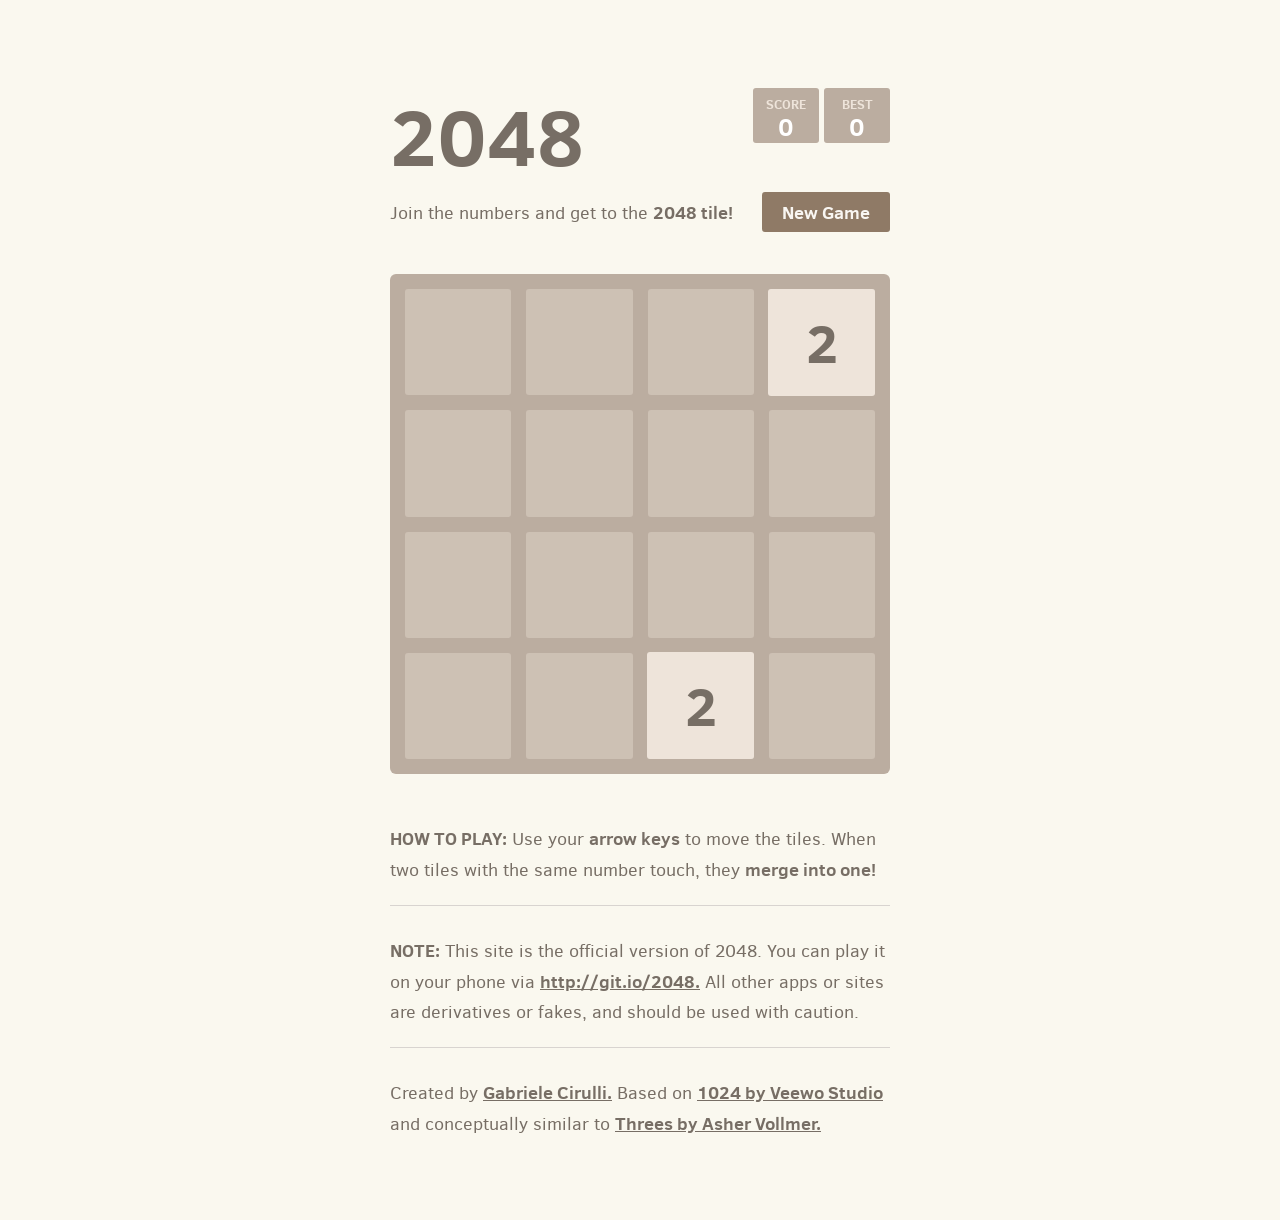
<file: games/2048/index.html>
<!DOCTYPE html>
<html>
<head>
  <meta charset="utf-8">
  <title>2048</title>

  <link href="style/main.css" rel="stylesheet" type="text/css">
  <link rel="shortcut icon" href="favicon.ico">
  <link rel="apple-touch-icon" href="meta/apple-touch-icon.png">
  <link rel="apple-touch-startup-image" href="meta/apple-touch-startup-image-640x1096.png" media="(device-width: 320px) and (device-height: 568px) and (-webkit-device-pixel-ratio: 2)"> <!-- iPhone 5+ -->
  <link rel="apple-touch-startup-image" href="meta/apple-touch-startup-image-640x920.png"  media="(device-width: 320px) and (device-height: 480px) and (-webkit-device-pixel-ratio: 2)"> <!-- iPhone, retina -->
  <meta name="apple-mobile-web-app-capable" content="yes">
  <meta name="apple-mobile-web-app-status-bar-style" content="black">

  <meta name="HandheldFriendly" content="True">
  <meta name="MobileOptimized" content="320">
  <meta name="viewport" content="width=device-width, target-densitydpi=160dpi, initial-scale=1.0, maximum-scale=1, user-scalable=no, minimal-ui">
</head>
<body>
  <div class="container">
    <div class="heading">
      <h1 class="title">2048</h1>
      <div class="scores-container">
        <div class="score-container">0</div>
        <div class="best-container">0</div>
      </div>
    </div>

    <div class="above-game">
      <p class="game-intro">Join the numbers and get to the <strong>2048 tile!</strong></p>
      <a class="restart-button">New Game</a>
    </div>

    <div class="game-container">
      <div class="game-message">
        <p></p>
        <div class="lower">
	        <a class="keep-playing-button">Keep going</a>
          <a class="retry-button">Try again</a>
        </div>
      </div>

      <div class="grid-container">
        <div class="grid-row">
          <div class="grid-cell"></div>
          <div class="grid-cell"></div>
          <div class="grid-cell"></div>
          <div class="grid-cell"></div>
        </div>
        <div class="grid-row">
          <div class="grid-cell"></div>
          <div class="grid-cell"></div>
          <div class="grid-cell"></div>
          <div class="grid-cell"></div>
        </div>
        <div class="grid-row">
          <div class="grid-cell"></div>
          <div class="grid-cell"></div>
          <div class="grid-cell"></div>
          <div class="grid-cell"></div>
        </div>
        <div class="grid-row">
          <div class="grid-cell"></div>
          <div class="grid-cell"></div>
          <div class="grid-cell"></div>
          <div class="grid-cell"></div>
        </div>
      </div>

      <div class="tile-container">

      </div>
    </div>

    <p class="game-explanation">
      <strong class="important">How to play:</strong> Use your <strong>arrow keys</strong> to move the tiles. When two tiles with the same number touch, they <strong>merge into one!</strong>
    </p>
    <hr>
    <p>
    <strong class="important">Note:</strong> This site is the official version of 2048. You can play it on your phone via <a href="http://git.io/2048">http://git.io/2048.</a> All other apps or sites are derivatives or fakes, and should be used with caution.
    </p>
    <hr>
    <p>
    Created by <a href="http://gabrielecirulli.com" target="_blank">Gabriele Cirulli.</a> Based on <a href="https://itunes.apple.com/us/app/1024!/id823499224" target="_blank">1024 by Veewo Studio</a> and conceptually similar to <a href="http://asherv.com/threes/" target="_blank">Threes by Asher Vollmer.</a>
    </p>
  </div>

  <script src="js/bind_polyfill.js"></script>
  <script src="js/classlist_polyfill.js"></script>
  <script src="js/animframe_polyfill.js"></script>
  <script src="js/keyboard_input_manager.js"></script>
  <script src="js/html_actuator.js"></script>
  <script src="js/grid.js"></script>
  <script src="js/tile.js"></script>
  <script src="js/local_storage_manager.js"></script>
  <script src="js/game_manager.js"></script>
  <script src="js/application.js"></script>
</body>
</html>
</file>
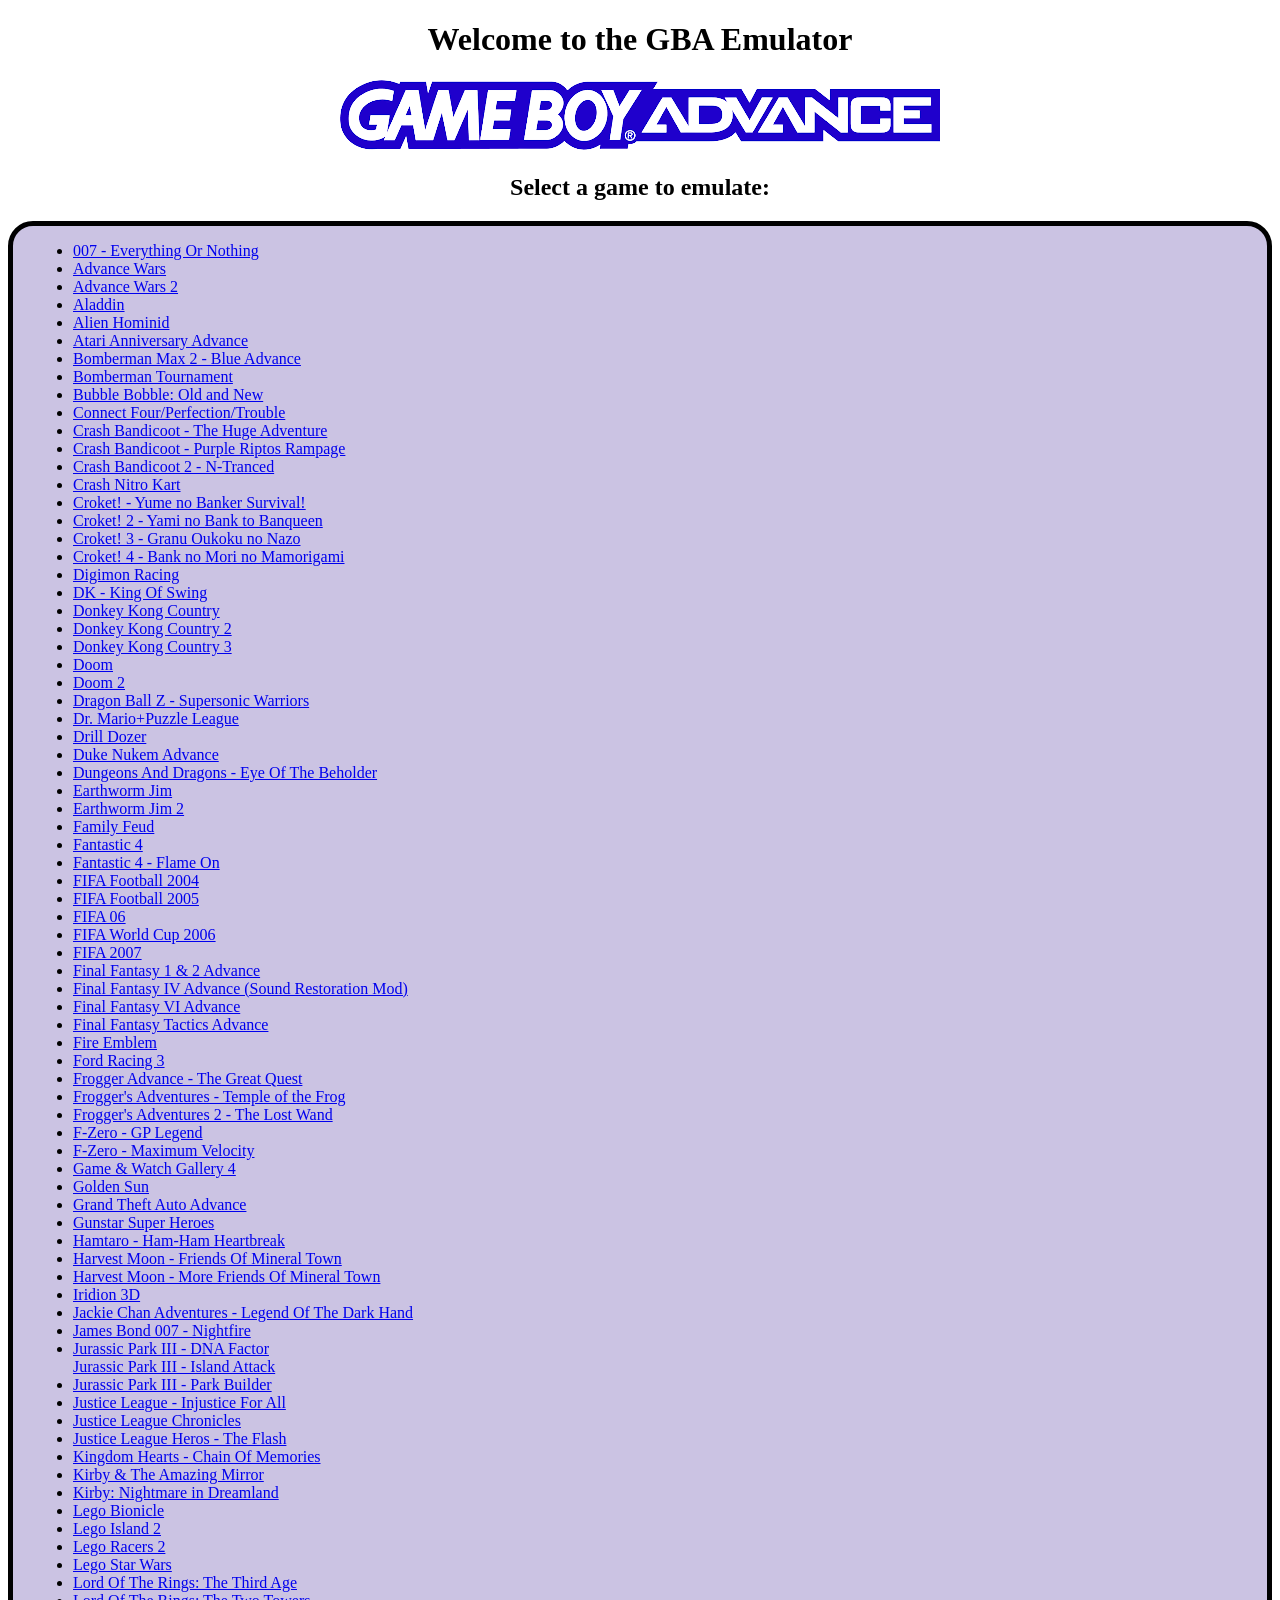
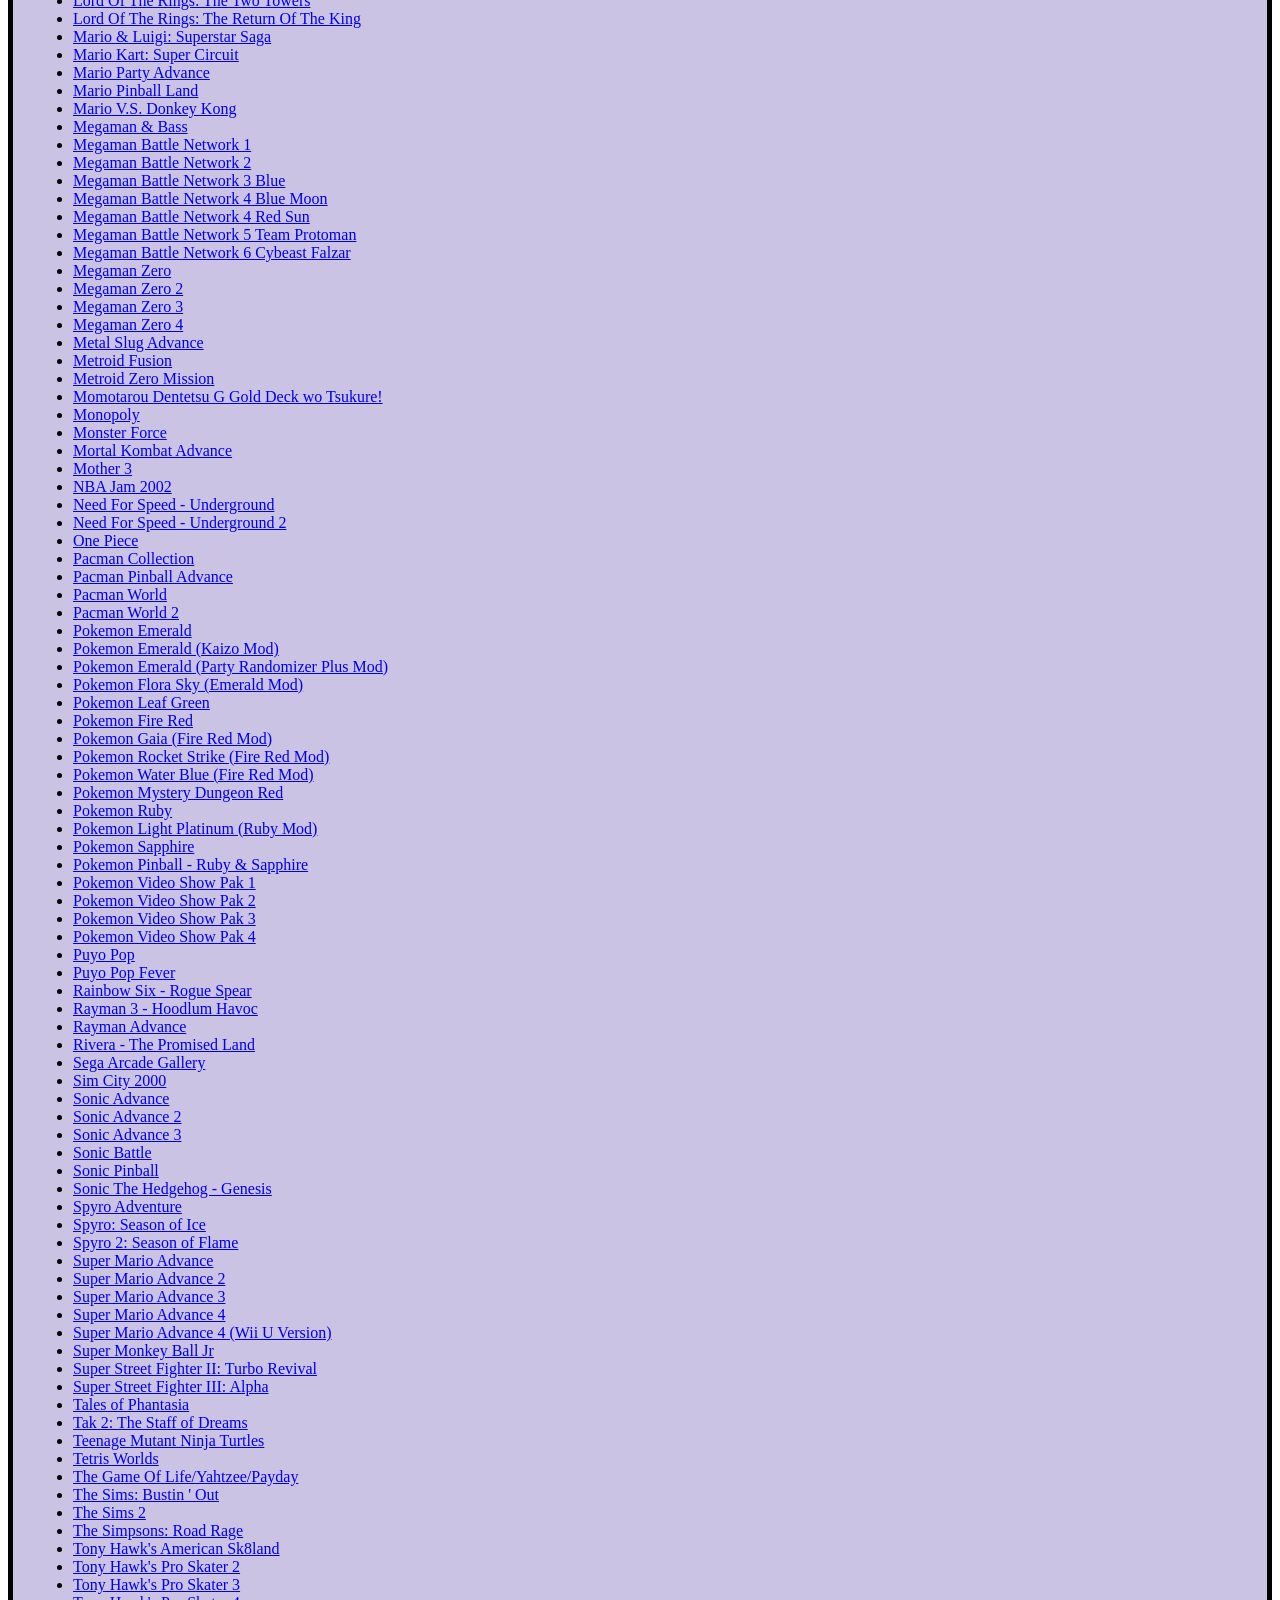
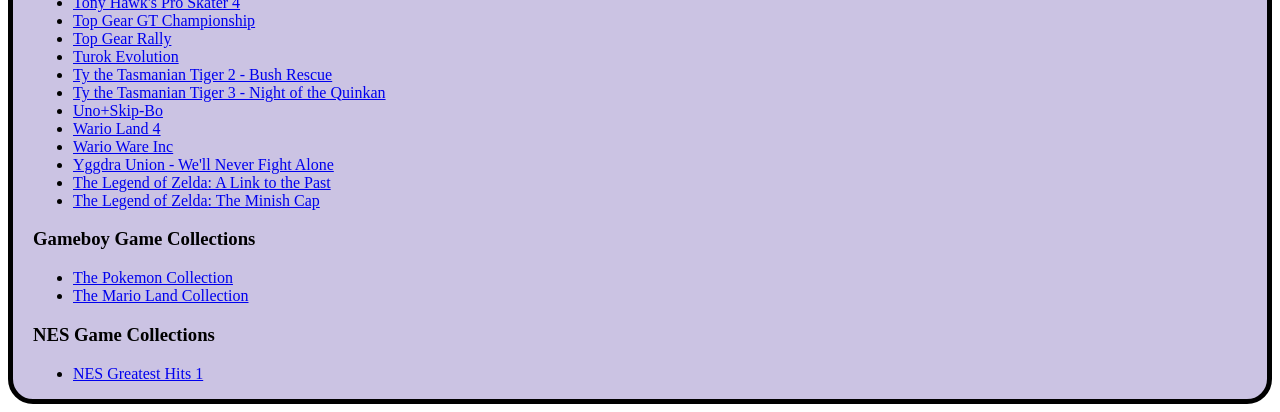
<file: games/gba/index.html>
<!DOCTYPE html>
<html lang="en">
    <head>
        <link rel="shortcut icon" href="Binaries/gb.ico">
        <title>GBA Games</title>
        <meta charset="UTF-8">
    </head>
    <body style="background:rgb(255, 255, 255);">
        <h1 align="center">Welcome to the GBA Emulator</h1>
        <p align="center"><img src="Binaries/gba.png" alt="GBA Logo"></p>
        <h2 align="center">Select a game to emulate:</h2>
        <main style="border:5px black solid; border-radius:25px; background:rgb(203, 195, 227);padding-left:20px;">
          <ul>
                          <li><a href="./launcher.html#007">007 - Everything Or Nothing</a></li>
              <li><a href="./launcher.html#advancewars">Advance Wars</a></li>
              <li><a href="./launcher.html#advancewars2">Advance Wars 2</a></li>
              <li><a href="./launcher.html#aladdin">Aladdin</a></li>
              <li><a href="./launcher.html#alienhominid">Alien Hominid</a></li>
                          <li><a href="./launcher.html#atari">Atari Anniversary Advance</a></li>
              <li><a href="./launcher.html#bomberman_max2blue">Bomberman Max 2 - Blue Advance</a></li>
              <li><a href="./launcher.html#bomberman_tournament">Bomberman Tournament</a></li>
              <li><a href="./launcher.html#bubblebobble">Bubble Bobble: Old and New</a></li>
                          <li><a href="./launcher.html#cfpt">Connect Four/Perfection/Trouble</a></li>
                          <li><a href="./launcher.html#cbha">Crash Bandicoot - The Huge Adventure</a></li>
                          <li><a href="./launcher.html#cbprr">Crash Bandicoot - Purple Riptos Rampage</a></li>
                          <li><a href="./launcher.html#cb2">Crash Bandicoot 2 - N-Tranced</a></li>
                          <li><a href="./launcher.html#cnk">Crash Nitro Kart</a></li>
              <li><a href="./launcher.html#croket1">Croket! - Yume no Banker Survival!</a></li>
              <li><a href="./launcher.html#croket2">Croket! 2 - Yami no Bank to Banqueen</a></li>
              <li><a href="./launcher.html#croket3">Croket! 3 - Granu Oukoku no Nazo</a></li>
              <li><a href="./launcher.html#croket4">Croket! 4 - Bank no Mori no Mamorigami</a></li>
              <li><a href="./launcher.html#digimon_racing">Digimon Racing</a></li>
                          <li><a href="./launcher.html#dkkos">DK - King Of Swing</a></li>
                          <li><a href="./launcher.html#dkc">Donkey Kong Country</a></li>
                          <li><a href="./launcher.html#dkc2">Donkey Kong Country 2</a></li>
                          <li><a href="./launcher.html#dkc3">Donkey Kong Country 3</a></li>
                          <li><a href="./launcher.html#dm">Doom</a></li>   
                          <li><a href="./launcher.html#dm2">Doom 2</a></li>
              <li><a href="./launcher.html#dbz_supersonic">Dragon Ball Z - Supersonic Warriors</a></li>
                          <li><a href="./launcher.html#dmpl">Dr. Mario+Puzzle League</a></li>
              <li><a href="./launcher.html#drilldozer">Drill Dozer</a></li>
                          <li><a href="./launcher.html#dna">Duke Nukem Advance</a></li>
                          <li><a href="./launcher.html#dnd">Dungeons And Dragons - Eye Of The Beholder</a></li>
              <li><a href="./launcher.html#earthwormjim">Earthworm Jim</a></li>
              <li><a href="./launcher.html#earthwormjim2">Earthworm Jim 2</a></li>
                          <li><a href="./launcher.html#ffeud">Family Feud</a></li>
                          <li><a href="./launcher.html#fan4">Fantastic 4</a></li>
                          <li><a href="./launcher.html#fan4fo">Fantastic 4 - Flame On</a></li>
                          <li><a href="./launcher.html#fifa4">FIFA Football 2004</a></li>
                          <li><a href="./launcher.html#fifa5">FIFA Football 2005</a></li>
                          <li><a href="./launcher.html#fifa6">FIFA 06</a></li>
                          <li><a href="./launcher.html#fifawc6">FIFA World Cup 2006</a></li>
                          <li><a href="./launcher.html#fifa7">FIFA 2007</a></li>
              <li><a href="./launcher.html#ff1and2">Final Fantasy 1 &amp; 2 Advance</a></li>
              <li><a href="./launcher.html#ff4S">Final Fantasy IV Advance (Sound Restoration Mod)</a></li>
              <li><a href="./launcher.html#ff6">Final Fantasy VI Advance</a></li>
              <li><a href="./launcher.html#final_fantasy_tactics">Final Fantasy Tactics Advance</a></li>
              <li><a href="./launcher.html#fire_emblem">Fire Emblem</a></li>
                          <li><a href="./launcher.html#fr3">Ford Racing 3</a></li>
              <li><a href="./launcher.html#frogger1">Frogger Advance - The Great Quest</a></li>
              <li><a href="./launcher.html#frogger2">Frogger's Adventures - Temple of the Frog</a></li>
              <li><a href="./launcher.html#frogger3">Frogger's Adventures 2 - The Lost Wand</a></li>
              <li><a href="./launcher.html#fzero_gp">F-Zero - GP Legend</a></li>
              <li><a href="./launcher.html#fzero_max">F-Zero - Maximum Velocity</a></li>
              <li><a href="./launcher.html#gamewatch4">Game &amp; Watch Gallery 4</a></li>
              <li><a href="./launcher.html#goldensun">Golden Sun</a></li>
                          <li><a href="./launcher.html#gta">Grand Theft Auto Advance</a></li>
              <li><a href="./launcher.html#gunstar_super_heroes">Gunstar Super Heroes</a></li>
              <li><a href="./launcher.html#hamtaro_heartbreak">Hamtaro - Ham-Ham Heartbreak</a></li>
                          <li><a href="./launcher.html#hmfmt">Harvest Moon - Friends Of Mineral Town</a></li>
                          <li><a href="./launcher.html#hmmfmt">Harvest Moon - More Friends Of Mineral Town</a></li>
                          <li><a href="./launcher.html#iridion">Iridion 3D</a></li>
                          <li><a href="./launcher.html#jca">Jackie Chan Adventures - Legend Of The Dark Hand</a></li>
                          <li><a href="./launcher.html#jbn">James Bond 007 - Nightfire</a></li>
                          <li><a href="./launcher.html#jp3dna">Jurassic Park III - DNA Factor</a></li
                          <li><a href="./launcher.html#jp3ia">Jurassic Park III - Island Attack</a></li>
                          <li><a href="./launcher.html#jp3pb">Jurassic Park III - Park Builder</a></li>
                          <li><a href="./launcher.html#jlifa">Justice League - Injustice For All</a></li>
                          <li><a href="./launcher.html#jlc">Justice League Chronicles</a></li>
                          <li><a href="./launcher.html#jlhth">Justice League Heros - The Flash</a></li>
                          <li><a href="./launcher.html#khcom">Kingdom Hearts - Chain Of Memories</a></li>
              <li><a href="./launcher.html#kirbymirror">Kirby &amp; The Amazing Mirror</a></li>
              <li><a href="./launcher.html#kirbynightmare">Kirby: Nightmare in Dreamland</a></li>
                          <li><a href="./launcher.html#lb">Lego Bionicle</a></li>
                          <li><a href="./launcher.html#li2">Lego Island 2</a></li>
                          <li><a href="./launcher.html#lr2">Lego Racers 2</a></li>
                          <li><a href="./launcher.html#lsw">Lego Star Wars</a></li>
                          <li><a href="./launcher.html#lotrtta">Lord Of The Rings: The Third Age</a></li>
                          <li><a href="./launcher.html#lotr2">Lord Of The Rings: The Two Towers</a></li>
                          <li><a href="./launcher.html#lotr3">Lord Of The Rings: The Return Of The King</a></li>
              <li><a href="./launcher.html#superstar">Mario &amp; Luigi: Superstar Saga</a></li>
              <li><a href="./launcher.html#mariokart">Mario Kart: Super Circuit</a></li>
              <li><a href="./launcher.html#marioparty">Mario Party Advance</a></li>
              <li><a href="./launcher.html#mariopinball">Mario Pinball Land</a></li>  
                          <li><a href="./launcher.html#mvsdk">Mario V.S. Donkey Kong</a></li>
              <li><a href="./launcher.html#megamanbass">Megaman &amp; Bass</a></li>
              <li><a href="./launcher.html#megaman_battle1">Megaman Battle Network 1</a></li>
              <li><a href="./launcher.html#megaman_battle2">Megaman Battle Network 2</a></li>
              <li><a href="./launcher.html#megaman_battle3_blue">Megaman Battle Network 3 Blue</a></li>
              <li><a href="./launcher.html#megaman_battle4_blue">Megaman Battle Network 4 Blue Moon</a></li>
              <li><a href="./launcher.html#megaman_battle4_red">Megaman Battle Network 4 Red Sun</a></li>
              <li><a href="./launcher.html#megaman_battle5">Megaman Battle Network 5 Team Protoman</a></li>
              <li><a href="./launcher.html#megaman_battle6">Megaman Battle Network 6 Cybeast Falzar</a></li>
              <li><a href="./launcher.html#megaman_zero1">Megaman Zero</a></li>
              <li><a href="./launcher.html#megaman_zero2">Megaman Zero 2</a></li>
              <li><a href="./launcher.html#megaman_zero3">Megaman Zero 3</a></li>
              <li><a href="./launcher.html#megaman_zero4">Megaman Zero 4</a></li>
              <li><a href="./launcher.html#metalslug">Metal Slug Advance</a></li>
              <li><a href="./launcher.html#metroid_fusion">Metroid Fusion</a></li>
                          <li><a href="./launcher.html#mzm">Metroid Zero Mission</a></li>
              <li><a href="./launcher.html#momotarou_dentetsu">Momotarou Dentetsu G Gold Deck wo Tsukure!</a></li>
              <li><a href="./launcher.html#monopoly">Monopoly</a></li>
              <li><a href="./launcher.html#monster_force">Monster Force</a></li>
              <li><a href="./launcher.html#mortal_kombat">Mortal Kombat Advance</a></li>
                          <li><a href="./launcher.html#m3">Mother 3</a></li>
                          <li><a href="./launcher.html#nbaj">NBA Jam 2002</a></li>
                          <li><a href="./launcher.html#nfsu">Need For Speed - Underground</a></li>
                          <li><a href="./launcher.html#nfsu2">Need For Speed - Underground 2</a></li>
                          <li><a href="./launcher.html#onepiece">One Piece</a></li>
                          <li><a href="./launcher.html#pmc">Pacman Collection</a></li>
                          <li><a href="./launcher.html#pmpa">Pacman Pinball Advance</a></li>
              <li><a href="./launcher.html#pacman_world">Pacman World</a></li>
              <li><a href="./launcher.html#pacman_world2">Pacman World 2</a></li>
              <li><a href="./launcher.html#pokemonemerald">Pokemon Emerald</a></li>
                          <li><a href="./launcher.html#pokemonek">Pokemon Emerald (Kaizo Mod)</a></li>
                          <li><a href="./launcher.html#eprp">Pokemon Emerald (Party Randomizer Plus Mod)</a></li>
                          <li><a href="./launcher.html#pokemonflorasky">Pokemon Flora Sky (Emerald Mod)</a></li>
              <li><a href="./launcher.html#pokemongreen">Pokemon Leaf Green</a></li>
              <li><a href="./launcher.html#pokemonred">Pokemon Fire Red</a></li>
                          <li><a href="./launcher.html#gaia">Pokemon Gaia (Fire Red Mod)</a></li>
                          <li><a href="./launcher.html#prs">Pokemon Rocket Strike (Fire Red Mod)</a></li>
                          <li><a href="./launcher.html#pokewb">Pokemon Water Blue (Fire Red Mod)</a></li>
              <li><a href="./launcher.html#mysteryred">Pokemon Mystery Dungeon Red</a></li>
              <li><a href="./launcher.html#pokemonruby">Pokemon Ruby</a></li>
                          <li><a href="./launcher.html#pokemonlp">Pokemon Light Platinum (Ruby Mod)</a></li>
              <li><a href="./launcher.html#pokemonsapphire">Pokemon Sapphire</a></li>
                          <li><a href="./launcher.html#pprs">Pokemon Pinball - Ruby & Sapphire</a></li>
              <li><a href="./launcher.html#gba_video_pokemon_1">Pokemon Video Show Pak 1</a></li>
              <li><a href="./launcher.html#gba_video_pokemon_2">Pokemon Video Show Pak 2</a></li>
              <li><a href="./launcher.html#gba_video_pokemon_3">Pokemon Video Show Pak 3</a></li>
              <li><a href="./launcher.html#gba_video_pokemon_4">Pokemon Video Show Pak 4</a></li>
                          <li><a href="./launcher.html#puyopop">Puyo Pop</a></li>
                          <li><a href="./launcher.html#ppf">Puyo Pop Fever</a></li>
                          <li><a href="./launcher.html#rsrs">Rainbow Six - Rogue Spear</a></li>
                          <li><a href="./launcher.html#r3hh">Rayman 3 - Hoodlum Havoc</a></li>
                          <li><a href="./launcher.html#ra">Rayman Advance</a></li>
                          <li><a href="./launcher.html#rtpl">Rivera - The Promised Land</a></li>
                          <li><a href="./launcher.html#sag">Sega Arcade Gallery</a></li>
                          <li><a href="./launcher.html#sc">Sim City 2000</a></li>
              <li><a href="./launcher.html#sonic_advance">Sonic Advance</a></li>
              <li><a href="./launcher.html#sonic_advance2">Sonic Advance 2</a></li>
              <li><a href="./launcher.html#sonic_advance3">Sonic Advance 3</a></li>
              <li><a href="./launcher.html#sonicbattle">Sonic Battle</a></li>
              <li><a href="./launcher.html#sonicpinball">Sonic Pinball</a></li>
                          <li><a href="./launcher.html#sthg">Sonic The Hedgehog - Genesis</a></li>
              <li><a href="./launcher.html#spyro_adventure">Spyro Adventure</a></li>
              <li><a href="./launcher.html#spyro_ice">Spyro: Season of Ice</a></li>
              <li><a href="./launcher.html#spyro_flame">Spyro 2: Season of Flame</a></li>
              <li><a href="./launcher.html#supermarioadvance">Super Mario Advance</a></li>
              <li><a href="./launcher.html#supermarioadvance2">Super Mario Advance 2</a></li>
              <li><a href="./launcher.html#supermarioadvance3">Super Mario Advance 3</a></li>
              <li><a href="./launcher.html#supermarioadvance4">Super Mario Advance 4</a></li>
                          <li><a href="./launcher.html#sma4+">Super Mario Advance 4 (Wii U Version)</a></li>            
              <li><a href="./launcher.html#supermonkeyballjr">Super Monkey Ball Jr</a></li>
              <li><a href="./launcher.html#super_street_fighter_2_turbo_revival">Super Street Fighter II: Turbo Revival</a></li>
              <li><a href="./launcher.html#super_street_fighter_3_alpha">Super Street Fighter III: Alpha</a></li>
              <li><a href="./launcher.html#tales_of_phantasia">Tales of Phantasia</a></li>
              <li><a href="./launcher.html#tak2_staff_of_dreams">Tak 2: The Staff of Dreams</a></li>
              <li><a href="./launcher.html#tmnt">Teenage Mutant Ninja Turtles</a></li>
              <li><a href="./launcher.html#tetris_worlds">Tetris Worlds</a></li>
                    <li><a href="./launcher.html#lyp">The Game Of Life/Yahtzee/Payday</a></li>
              <li><a href="./launcher.html#sims_bustin_out">The Sims: Bustin &#39; Out</a></li>
              <li><a href="./launcher.html#sims2">The Sims 2</a></li>
              <li><a href="./launcher.html#simpsons">The Simpsons: Road Rage</a></li> 
                          <li><a href="./launcher.html#thas">Tony Hawk's American Sk8land</a></li>
                          <li><a href="./launcher.html#thps2">Tony Hawk's Pro Skater 2</a></li>
                          <li><a href="./launcher.html#thps3">Tony Hawk's Pro Skater 3</a></li>
                          <li><a href="./launcher.html#thps4">Tony Hawk's Pro Skater 4</a></li>
                          <li><a href="./launcher.html#tggtc">Top Gear GT Championship</a></li>
                          <li><a href="./launcher.html#tgr">Top Gear Rally</a></li>
              <li><a href="./launcher.html#turok_evolution">Turok Evolution</a></li>
                          <li><a href="./launcher.html#ty2">Ty the Tasmanian Tiger 2 - Bush Rescue</a></li>
                          <li><a href="./launcher.html#ty3">Ty the Tasmanian Tiger 3 - Night of the Quinkan</a></li>
                          <li><a href="./launcher.html#unsb">Uno+Skip-Bo</a></li>
              <li><a href="./launcher.html#warioland4">Wario Land 4</a></li>
              <li><a href="./launcher.html#wario_ware">Wario Ware Inc</a></li>
                          <li><a href="./launcher.html#ynfa">Yggdra Union - We'll Never Fight Alone</a></li>
              <li><a href="./launcher.html#zelda_past">The Legend of Zelda: A Link to the Past</a></li>
              <li><a href="./launcher.html#zelda_minish">The Legend of Zelda: The Minish Cap</a></li>
          </ul>
              <h3>Gameboy Game Collections</h3>
          <ul>
              <li><a href="./launcher.html#pokemongb">The Pokemon Collection</a></li>
              <li><a href="./launcher.html#marioland">The Mario Land Collection</a></li>
          </ul>
              <h3>NES Game Collections</h3>
          <ul>
              <li><a href="./launcher.html#nesgh1">NES Greatest Hits 1</a></li>
          </ul>
        </main>
    </body>
</html>
</file>
<file: games/2048/style/main.css>
@import url(fonts/clear-sans.css);
html, body {
  margin: 0;
  padding: 0;
  background: #faf8ef;
  color: #776e65;
  font-family: "Clear Sans", "Helvetica Neue", Arial, sans-serif;
  font-size: 18px; }

body {
  margin: 80px 0; }

.heading:after {
  content: "";
  display: block;
  clear: both; }

h1.title {
  font-size: 80px;
  font-weight: bold;
  margin: 0;
  display: block;
  float: left; }

@-webkit-keyframes move-up {
  0% {
    top: 25px;
    opacity: 1; }

  100% {
    top: -50px;
    opacity: 0; } }
@-moz-keyframes move-up {
  0% {
    top: 25px;
    opacity: 1; }

  100% {
    top: -50px;
    opacity: 0; } }
@keyframes move-up {
  0% {
    top: 25px;
    opacity: 1; }

  100% {
    top: -50px;
    opacity: 0; } }
.scores-container {
  float: right;
  text-align: right; }

.score-container, .best-container {
  position: relative;
  display: inline-block;
  background: #bbada0;
  padding: 15px 25px;
  font-size: 25px;
  height: 25px;
  line-height: 47px;
  font-weight: bold;
  border-radius: 3px;
  color: white;
  margin-top: 8px;
  text-align: center; }
  .score-container:after, .best-container:after {
    position: absolute;
    width: 100%;
    top: 10px;
    left: 0;
    text-transform: uppercase;
    font-size: 13px;
    line-height: 13px;
    text-align: center;
    color: #eee4da; }
  .score-container .score-addition, .best-container .score-addition {
    position: absolute;
    right: 30px;
    color: red;
    font-size: 25px;
    line-height: 25px;
    font-weight: bold;
    color: rgba(119, 110, 101, 0.9);
    z-index: 100;
    -webkit-animation: move-up 600ms ease-in;
    -moz-animation: move-up 600ms ease-in;
    animation: move-up 600ms ease-in;
    -webkit-animation-fill-mode: both;
    -moz-animation-fill-mode: both;
    animation-fill-mode: both; }

.score-container:after {
  content: "Score"; }

.best-container:after {
  content: "Best"; }

p {
  margin-top: 0;
  margin-bottom: 10px;
  line-height: 1.65; }

a {
  color: #776e65;
  font-weight: bold;
  text-decoration: underline;
  cursor: pointer; }

strong.important {
  text-transform: uppercase; }

hr {
  border: none;
  border-bottom: 1px solid #d8d4d0;
  margin-top: 20px;
  margin-bottom: 30px; }

.container {
  width: 500px;
  margin: 0 auto; }

@-webkit-keyframes fade-in {
  0% {
    opacity: 0; }

  100% {
    opacity: 1; } }
@-moz-keyframes fade-in {
  0% {
    opacity: 0; }

  100% {
    opacity: 1; } }
@keyframes fade-in {
  0% {
    opacity: 0; }

  100% {
    opacity: 1; } }
.game-container {
  margin-top: 40px;
  position: relative;
  padding: 15px;
  cursor: default;
  -webkit-touch-callout: none;
  -ms-touch-callout: none;
  -webkit-user-select: none;
  -moz-user-select: none;
  -ms-user-select: none;
  -ms-touch-action: none;
  touch-action: none;
  background: #bbada0;
  border-radius: 6px;
  width: 500px;
  height: 500px;
  -webkit-box-sizing: border-box;
  -moz-box-sizing: border-box;
  box-sizing: border-box; }
  .game-container .game-message {
    display: none;
    position: absolute;
    top: 0;
    right: 0;
    bottom: 0;
    left: 0;
    background: rgba(238, 228, 218, 0.5);
    z-index: 100;
    text-align: center;
    -webkit-animation: fade-in 800ms ease 1200ms;
    -moz-animation: fade-in 800ms ease 1200ms;
    animation: fade-in 800ms ease 1200ms;
    -webkit-animation-fill-mode: both;
    -moz-animation-fill-mode: both;
    animation-fill-mode: both; }
    .game-container .game-message p {
      font-size: 60px;
      font-weight: bold;
      height: 60px;
      line-height: 60px;
      margin-top: 222px; }
    .game-container .game-message .lower {
      display: block;
      margin-top: 59px; }
    .game-container .game-message a {
      display: inline-block;
      background: #8f7a66;
      border-radius: 3px;
      padding: 0 20px;
      text-decoration: none;
      color: #f9f6f2;
      height: 40px;
      line-height: 42px;
      margin-left: 9px; }
      .game-container .game-message a.keep-playing-button {
        display: none; }
    .game-container .game-message.game-won {
      background: rgba(237, 194, 46, 0.5);
      color: #f9f6f2; }
      .game-container .game-message.game-won a.keep-playing-button {
        display: inline-block; }
    .game-container .game-message.game-won, .game-container .game-message.game-over {
      display: block; }

.grid-container {
  position: absolute;
  z-index: 1; }

.grid-row {
  margin-bottom: 15px; }
  .grid-row:last-child {
    margin-bottom: 0; }
  .grid-row:after {
    content: "";
    display: block;
    clear: both; }

.grid-cell {
  width: 106.25px;
  height: 106.25px;
  margin-right: 15px;
  float: left;
  border-radius: 3px;
  background: rgba(238, 228, 218, 0.35); }
  .grid-cell:last-child {
    margin-right: 0; }

.tile-container {
  position: absolute;
  z-index: 2; }

.tile, .tile .tile-inner {
  width: 107px;
  height: 107px;
  line-height: 107px; }
.tile.tile-position-1-1 {
  -webkit-transform: translate(0px, 0px);
  -moz-transform: translate(0px, 0px);
  -ms-transform: translate(0px, 0px);
  transform: translate(0px, 0px); }
.tile.tile-position-1-2 {
  -webkit-transform: translate(0px, 121px);
  -moz-transform: translate(0px, 121px);
  -ms-transform: translate(0px, 121px);
  transform: translate(0px, 121px); }
.tile.tile-position-1-3 {
  -webkit-transform: translate(0px, 242px);
  -moz-transform: translate(0px, 242px);
  -ms-transform: translate(0px, 242px);
  transform: translate(0px, 242px); }
.tile.tile-position-1-4 {
  -webkit-transform: translate(0px, 363px);
  -moz-transform: translate(0px, 363px);
  -ms-transform: translate(0px, 363px);
  transform: translate(0px, 363px); }
.tile.tile-position-2-1 {
  -webkit-transform: translate(121px, 0px);
  -moz-transform: translate(121px, 0px);
  -ms-transform: translate(121px, 0px);
  transform: translate(121px, 0px); }
.tile.tile-position-2-2 {
  -webkit-transform: translate(121px, 121px);
  -moz-transform: translate(121px, 121px);
  -ms-transform: translate(121px, 121px);
  transform: translate(121px, 121px); }
.tile.tile-position-2-3 {
  -webkit-transform: translate(121px, 242px);
  -moz-transform: translate(121px, 242px);
  -ms-transform: translate(121px, 242px);
  transform: translate(121px, 242px); }
.tile.tile-position-2-4 {
  -webkit-transform: translate(121px, 363px);
  -moz-transform: translate(121px, 363px);
  -ms-transform: translate(121px, 363px);
  transform: translate(121px, 363px); }
.tile.tile-position-3-1 {
  -webkit-transform: translate(242px, 0px);
  -moz-transform: translate(242px, 0px);
  -ms-transform: translate(242px, 0px);
  transform: translate(242px, 0px); }
.tile.tile-position-3-2 {
  -webkit-transform: translate(242px, 121px);
  -moz-transform: translate(242px, 121px);
  -ms-transform: translate(242px, 121px);
  transform: translate(242px, 121px); }
.tile.tile-position-3-3 {
  -webkit-transform: translate(242px, 242px);
  -moz-transform: translate(242px, 242px);
  -ms-transform: translate(242px, 242px);
  transform: translate(242px, 242px); }
.tile.tile-position-3-4 {
  -webkit-transform: translate(242px, 363px);
  -moz-transform: translate(242px, 363px);
  -ms-transform: translate(242px, 363px);
  transform: translate(242px, 363px); }
.tile.tile-position-4-1 {
  -webkit-transform: translate(363px, 0px);
  -moz-transform: translate(363px, 0px);
  -ms-transform: translate(363px, 0px);
  transform: translate(363px, 0px); }
.tile.tile-position-4-2 {
  -webkit-transform: translate(363px, 121px);
  -moz-transform: translate(363px, 121px);
  -ms-transform: translate(363px, 121px);
  transform: translate(363px, 121px); }
.tile.tile-position-4-3 {
  -webkit-transform: translate(363px, 242px);
  -moz-transform: translate(363px, 242px);
  -ms-transform: translate(363px, 242px);
  transform: translate(363px, 242px); }
.tile.tile-position-4-4 {
  -webkit-transform: translate(363px, 363px);
  -moz-transform: translate(363px, 363px);
  -ms-transform: translate(363px, 363px);
  transform: translate(363px, 363px); }

.tile {
  position: absolute;
  -webkit-transition: 100ms ease-in-out;
  -moz-transition: 100ms ease-in-out;
  transition: 100ms ease-in-out;
  -webkit-transition-property: -webkit-transform;
  -moz-transition-property: -moz-transform;
  transition-property: transform; }
  .tile .tile-inner {
    border-radius: 3px;
    background: #eee4da;
    text-align: center;
    font-weight: bold;
    z-index: 10;
    font-size: 55px; }
  .tile.tile-2 .tile-inner {
    background: #eee4da;
    box-shadow: 0 0 30px 10px rgba(243, 215, 116, 0), inset 0 0 0 1px rgba(255, 255, 255, 0); }
  .tile.tile-4 .tile-inner {
    background: #ede0c8;
    box-shadow: 0 0 30px 10px rgba(243, 215, 116, 0), inset 0 0 0 1px rgba(255, 255, 255, 0); }
  .tile.tile-8 .tile-inner {
    color: #f9f6f2;
    background: #f2b179; }
  .tile.tile-16 .tile-inner {
    color: #f9f6f2;
    background: #f59563; }
  .tile.tile-32 .tile-inner {
    color: #f9f6f2;
    background: #f67c5f; }
  .tile.tile-64 .tile-inner {
    color: #f9f6f2;
    background: #f65e3b; }
  .tile.tile-128 .tile-inner {
    color: #f9f6f2;
    background: #edcf72;
    box-shadow: 0 0 30px 10px rgba(243, 215, 116, 0.2381), inset 0 0 0 1px rgba(255, 255, 255, 0.14286);
    font-size: 45px; }
    @media screen and (max-width: 520px) {
      .tile.tile-128 .tile-inner {
        font-size: 25px; } }
  .tile.tile-256 .tile-inner {
    color: #f9f6f2;
    background: #edcc61;
    box-shadow: 0 0 30px 10px rgba(243, 215, 116, 0.31746), inset 0 0 0 1px rgba(255, 255, 255, 0.19048);
    font-size: 45px; }
    @media screen and (max-width: 520px) {
      .tile.tile-256 .tile-inner {
        font-size: 25px; } }
  .tile.tile-512 .tile-inner {
    color: #f9f6f2;
    background: #edc850;
    box-shadow: 0 0 30px 10px rgba(243, 215, 116, 0.39683), inset 0 0 0 1px rgba(255, 255, 255, 0.2381);
    font-size: 45px; }
    @media screen and (max-width: 520px) {
      .tile.tile-512 .tile-inner {
        font-size: 25px; } }
  .tile.tile-1024 .tile-inner {
    color: #f9f6f2;
    background: #edc53f;
    box-shadow: 0 0 30px 10px rgba(243, 215, 116, 0.47619), inset 0 0 0 1px rgba(255, 255, 255, 0.28571);
    font-size: 35px; }
    @media screen and (max-width: 520px) {
      .tile.tile-1024 .tile-inner {
        font-size: 15px; } }
  .tile.tile-2048 .tile-inner {
    color: #f9f6f2;
    background: #edc22e;
    box-shadow: 0 0 30px 10px rgba(243, 215, 116, 0.55556), inset 0 0 0 1px rgba(255, 255, 255, 0.33333);
    font-size: 35px; }
    @media screen and (max-width: 520px) {
      .tile.tile-2048 .tile-inner {
        font-size: 15px; } }
  .tile.tile-super .tile-inner {
    color: #f9f6f2;
    background: #3c3a32;
    font-size: 30px; }
    @media screen and (max-width: 520px) {
      .tile.tile-super .tile-inner {
        font-size: 10px; } }

@-webkit-keyframes appear {
  0% {
    opacity: 0;
    -webkit-transform: scale(0);
    -moz-transform: scale(0);
    -ms-transform: scale(0);
    transform: scale(0); }

  100% {
    opacity: 1;
    -webkit-transform: scale(1);
    -moz-transform: scale(1);
    -ms-transform: scale(1);
    transform: scale(1); } }
@-moz-keyframes appear {
  0% {
    opacity: 0;
    -webkit-transform: scale(0);
    -moz-transform: scale(0);
    -ms-transform: scale(0);
    transform: scale(0); }

  100% {
    opacity: 1;
    -webkit-transform: scale(1);
    -moz-transform: scale(1);
    -ms-transform: scale(1);
    transform: scale(1); } }
@keyframes appear {
  0% {
    opacity: 0;
    -webkit-transform: scale(0);
    -moz-transform: scale(0);
    -ms-transform: scale(0);
    transform: scale(0); }

  100% {
    opacity: 1;
    -webkit-transform: scale(1);
    -moz-transform: scale(1);
    -ms-transform: scale(1);
    transform: scale(1); } }
.tile-new .tile-inner {
  -webkit-animation: appear 200ms ease 100ms;
  -moz-animation: appear 200ms ease 100ms;
  animation: appear 200ms ease 100ms;
  -webkit-animation-fill-mode: backwards;
  -moz-animation-fill-mode: backwards;
  animation-fill-mode: backwards; }

@-webkit-keyframes pop {
  0% {
    -webkit-transform: scale(0);
    -moz-transform: scale(0);
    -ms-transform: scale(0);
    transform: scale(0); }

  50% {
    -webkit-transform: scale(1.2);
    -moz-transform: scale(1.2);
    -ms-transform: scale(1.2);
    transform: scale(1.2); }

  100% {
    -webkit-transform: scale(1);
    -moz-transform: scale(1);
    -ms-transform: scale(1);
    transform: scale(1); } }
@-moz-keyframes pop {
  0% {
    -webkit-transform: scale(0);
    -moz-transform: scale(0);
    -ms-transform: scale(0);
    transform: scale(0); }

  50% {
    -webkit-transform: scale(1.2);
    -moz-transform: scale(1.2);
    -ms-transform: scale(1.2);
    transform: scale(1.2); }

  100% {
    -webkit-transform: scale(1);
    -moz-transform: scale(1);
    -ms-transform: scale(1);
    transform: scale(1); } }
@keyframes pop {
  0% {
    -webkit-transform: scale(0);
    -moz-transform: scale(0);
    -ms-transform: scale(0);
    transform: scale(0); }

  50% {
    -webkit-transform: scale(1.2);
    -moz-transform: scale(1.2);
    -ms-transform: scale(1.2);
    transform: scale(1.2); }

  100% {
    -webkit-transform: scale(1);
    -moz-transform: scale(1);
    -ms-transform: scale(1);
    transform: scale(1); } }
.tile-merged .tile-inner {
  z-index: 20;
  -webkit-animation: pop 200ms ease 100ms;
  -moz-animation: pop 200ms ease 100ms;
  animation: pop 200ms ease 100ms;
  -webkit-animation-fill-mode: backwards;
  -moz-animation-fill-mode: backwards;
  animation-fill-mode: backwards; }

.above-game:after {
  content: "";
  display: block;
  clear: both; }

.game-intro {
  float: left;
  line-height: 42px;
  margin-bottom: 0; }

.restart-button {
  display: inline-block;
  background: #8f7a66;
  border-radius: 3px;
  padding: 0 20px;
  text-decoration: none;
  color: #f9f6f2;
  height: 40px;
  line-height: 42px;
  display: block;
  text-align: center;
  float: right; }

.game-explanation {
  margin-top: 50px; }

@media screen and (max-width: 520px) {
  html, body {
    font-size: 15px; }

  body {
    margin: 20px 0;
    padding: 0 20px; }

  h1.title {
    font-size: 27px;
    margin-top: 15px; }

  .container {
    width: 280px;
    margin: 0 auto; }

  .score-container, .best-container {
    margin-top: 0;
    padding: 15px 10px;
    min-width: 40px; }

  .heading {
    margin-bottom: 10px; }

  .game-intro {
    width: 55%;
    display: block;
    box-sizing: border-box;
    line-height: 1.65; }

  .restart-button {
    width: 42%;
    padding: 0;
    display: block;
    box-sizing: border-box;
    margin-top: 2px; }

  .game-container {
    margin-top: 17px;
    position: relative;
    padding: 10px;
    cursor: default;
    -webkit-touch-callout: none;
    -ms-touch-callout: none;
    -webkit-user-select: none;
    -moz-user-select: none;
    -ms-user-select: none;
    -ms-touch-action: none;
    touch-action: none;
    background: #bbada0;
    border-radius: 6px;
    width: 280px;
    height: 280px;
    -webkit-box-sizing: border-box;
    -moz-box-sizing: border-box;
    box-sizing: border-box; }
    .game-container .game-message {
      display: none;
      position: absolute;
      top: 0;
      right: 0;
      bottom: 0;
      left: 0;
      background: rgba(238, 228, 218, 0.5);
      z-index: 100;
      text-align: center;
      -webkit-animation: fade-in 800ms ease 1200ms;
      -moz-animation: fade-in 800ms ease 1200ms;
      animation: fade-in 800ms ease 1200ms;
      -webkit-animation-fill-mode: both;
      -moz-animation-fill-mode: both;
      animation-fill-mode: both; }
      .game-container .game-message p {
        font-size: 60px;
        font-weight: bold;
        height: 60px;
        line-height: 60px;
        margin-top: 222px; }
      .game-container .game-message .lower {
        display: block;
        margin-top: 59px; }
      .game-container .game-message a {
        display: inline-block;
        background: #8f7a66;
        border-radius: 3px;
        padding: 0 20px;
        text-decoration: none;
        color: #f9f6f2;
        height: 40px;
        line-height: 42px;
        margin-left: 9px; }
        .game-container .game-message a.keep-playing-button {
          display: none; }
      .game-container .game-message.game-won {
        background: rgba(237, 194, 46, 0.5);
        color: #f9f6f2; }
        .game-container .game-message.game-won a.keep-playing-button {
          display: inline-block; }
      .game-container .game-message.game-won, .game-container .game-message.game-over {
        display: block; }

  .grid-container {
    position: absolute;
    z-index: 1; }

  .grid-row {
    margin-bottom: 10px; }
    .grid-row:last-child {
      margin-bottom: 0; }
    .grid-row:after {
      content: "";
      display: block;
      clear: both; }

  .grid-cell {
    width: 57.5px;
    height: 57.5px;
    margin-right: 10px;
    float: left;
    border-radius: 3px;
    background: rgba(238, 228, 218, 0.35); }
    .grid-cell:last-child {
      margin-right: 0; }

  .tile-container {
    position: absolute;
    z-index: 2; }

  .tile, .tile .tile-inner {
    width: 58px;
    height: 58px;
    line-height: 58px; }
  .tile.tile-position-1-1 {
    -webkit-transform: translate(0px, 0px);
    -moz-transform: translate(0px, 0px);
    -ms-transform: translate(0px, 0px);
    transform: translate(0px, 0px); }
  .tile.tile-position-1-2 {
    -webkit-transform: translate(0px, 67px);
    -moz-transform: translate(0px, 67px);
    -ms-transform: translate(0px, 67px);
    transform: translate(0px, 67px); }
  .tile.tile-position-1-3 {
    -webkit-transform: translate(0px, 135px);
    -moz-transform: translate(0px, 135px);
    -ms-transform: translate(0px, 135px);
    transform: translate(0px, 135px); }
  .tile.tile-position-1-4 {
    -webkit-transform: translate(0px, 202px);
    -moz-transform: translate(0px, 202px);
    -ms-transform: translate(0px, 202px);
    transform: translate(0px, 202px); }
  .tile.tile-position-2-1 {
    -webkit-transform: translate(67px, 0px);
    -moz-transform: translate(67px, 0px);
    -ms-transform: translate(67px, 0px);
    transform: translate(67px, 0px); }
  .tile.tile-position-2-2 {
    -webkit-transform: translate(67px, 67px);
    -moz-transform: translate(67px, 67px);
    -ms-transform: translate(67px, 67px);
    transform: translate(67px, 67px); }
  .tile.tile-position-2-3 {
    -webkit-transform: translate(67px, 135px);
    -moz-transform: translate(67px, 135px);
    -ms-transform: translate(67px, 135px);
    transform: translate(67px, 135px); }
  .tile.tile-position-2-4 {
    -webkit-transform: translate(67px, 202px);
    -moz-transform: translate(67px, 202px);
    -ms-transform: translate(67px, 202px);
    transform: translate(67px, 202px); }
  .tile.tile-position-3-1 {
    -webkit-transform: translate(135px, 0px);
    -moz-transform: translate(135px, 0px);
    -ms-transform: translate(135px, 0px);
    transform: translate(135px, 0px); }
  .tile.tile-position-3-2 {
    -webkit-transform: translate(135px, 67px);
    -moz-transform: translate(135px, 67px);
    -ms-transform: translate(135px, 67px);
    transform: translate(135px, 67px); }
  .tile.tile-position-3-3 {
    -webkit-transform: translate(135px, 135px);
    -moz-transform: translate(135px, 135px);
    -ms-transform: translate(135px, 135px);
    transform: translate(135px, 135px); }
  .tile.tile-position-3-4 {
    -webkit-transform: translate(135px, 202px);
    -moz-transform: translate(135px, 202px);
    -ms-transform: translate(135px, 202px);
    transform: translate(135px, 202px); }
  .tile.tile-position-4-1 {
    -webkit-transform: translate(202px, 0px);
    -moz-transform: translate(202px, 0px);
    -ms-transform: translate(202px, 0px);
    transform: translate(202px, 0px); }
  .tile.tile-position-4-2 {
    -webkit-transform: translate(202px, 67px);
    -moz-transform: translate(202px, 67px);
    -ms-transform: translate(202px, 67px);
    transform: translate(202px, 67px); }
  .tile.tile-position-4-3 {
    -webkit-transform: translate(202px, 135px);
    -moz-transform: translate(202px, 135px);
    -ms-transform: translate(202px, 135px);
    transform: translate(202px, 135px); }
  .tile.tile-position-4-4 {
    -webkit-transform: translate(202px, 202px);
    -moz-transform: translate(202px, 202px);
    -ms-transform: translate(202px, 202px);
    transform: translate(202px, 202px); }

  .tile .tile-inner {
    font-size: 35px; }

  .game-message p {
    font-size: 30px !important;
    height: 30px !important;
    line-height: 30px !important;
    margin-top: 90px !important; }
  .game-message .lower {
    margin-top: 30px !important; } }
</file>
